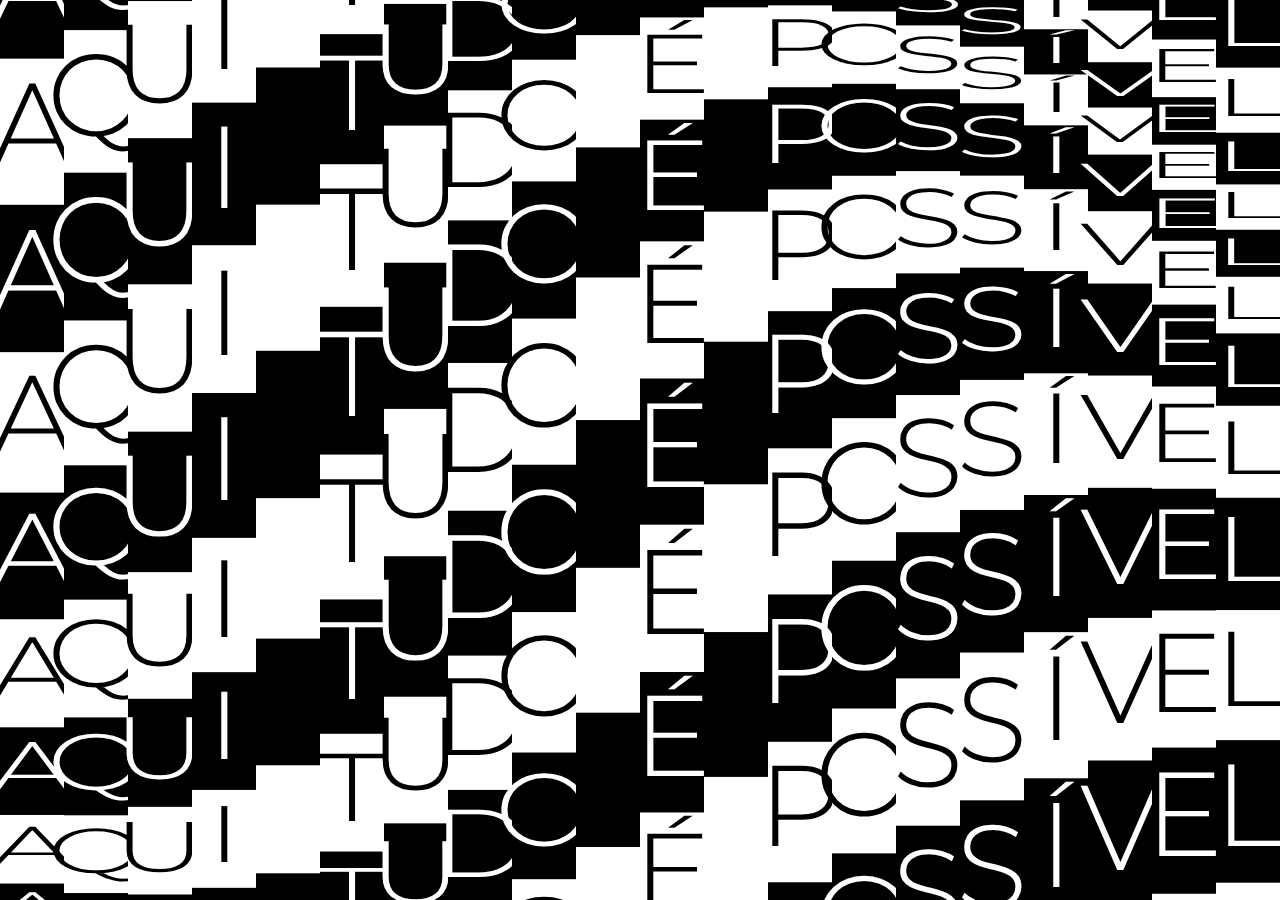
<file: kinetic_typography.html>
<!DOCTYPE html>
<html lang="pt-br">

<head>
    <meta charset="UTF-8">
    <title>Landy's Portfolio - Extra Squash</title>
    <link href="https://fonts.googleapis.com/css2?family=Montserrat:wght@300&display=swap" rel="stylesheet">
    <style>
        body {
            margin: 0;
            overflow: hidden;
            background: #000;
        }

        canvas {
            display: block;
            width: 100vw;
            height: 100vh;
        }
    </style>
</head>

<body>
    <canvas id="kinetic-canvas"></canvas>

    <script>
        const canvas = document.getElementById('kinetic-canvas');
        const ctx = canvas.getContext('2d');

        // Frase exata para preencher a tela sem sobras
        const phrase = "AQUI TUDO É POSSÍVEL";

        // --- 🔧 CONFIGURAÇÕES ---
        const targetRows = 7;

        const waveSpeed = 0.002;
        const waveFreqY = 0.4;
        const waveFreqX = 0.2;

        let w, h, baseRowHeight, colWidth;

        function resize() {
            w = canvas.width = window.innerWidth * devicePixelRatio;
            h = canvas.height = window.innerHeight * devicePixelRatio;
            ctx.scale(devicePixelRatio, devicePixelRatio);

            baseRowHeight = window.innerHeight / targetRows;

            // Largura exata da coluna
            colWidth = window.innerWidth / phrase.length;
        }

        function draw(time) {
            ctx.fillStyle = "#000";
            ctx.fillRect(0, 0, window.innerWidth, window.innerHeight);

            const numCols = phrase.length;

            const startRow = -6;
            const endRow = targetRows + 6;

            for (let j = 0; j < numCols; j++) {
                const x = j * colWidth;

                let totalColHeight = 0;
                let rowHeights = [];

                for (let i = startRow; i < endRow; i++) {
                    const phase = (time * waveSpeed) - (i * waveFreqY) + (j * waveFreqX);
                    const rawWave = Math.sin(phase);

                    // --- AJUSTE DE ACHATAMENTO (MAIS FORTE) ---
                    // Antes: 0.65 + (0.45 * rawWave)
                    // Agora: 0.45 + (0.65 * rawWave)
                    // Isso permite que o fator desça muito mais (até 0.45), ficando bem amassado.
                    // E suba até 1.1 (esticado), mantendo a dinâmica.
                    // Ajustei a base para 0.75 para manter a legibilidade média.

                    // Varia de 0.35 (Muito Achatado) a 1.15 (Esticado)
                    const squashFactor = 0.75 + (0.40 * rawWave);

                    const h = baseRowHeight * squashFactor;

                    rowHeights.push(h);
                    totalColHeight += h;
                }

                let currentY = (window.innerHeight - totalColHeight) / 2;

                let heightIndex = 0;
                for (let i = startRow; i < endRow; i++) {
                    const h = rowHeights[heightIndex];
                    heightIndex++;

                    const isBlackRow = i % 2 === 0;

                    // BLOCOS
                    ctx.fillStyle = isBlackRow ? "#000" : "#fff";
                    ctx.fillRect(x, currentY, colWidth + 1, h + 1);

                    // TEXTO
                    ctx.fillStyle = isBlackRow ? "#fff" : "#000";

                    ctx.save();
                    ctx.translate(x + colWidth / 2, currentY + h / 2);

                    const fontSize = baseRowHeight * 0.96;

                    ctx.font = `300 ${fontSize}px Montserrat`;

                    ctx.textAlign = "center";
                    ctx.textBaseline = "middle";

                    const charIndex = Math.abs(i + j) % phrase.length;
                    const char = phrase[j % phrase.length];

                    const currentSquash = h / baseRowHeight;

                    ctx.scale(0.95, 0.85 * currentSquash);

                    if (char) {
                        ctx.fillText(char, 0, 0);
                    }

                    ctx.restore();

                    currentY += h;
                }
            }
            requestAnimationFrame(draw);
        }

        window.addEventListener('resize', resize);
        document.fonts.ready.then(() => {
            resize();
            requestAnimationFrame(draw);
        });
    </script>
</body>

</html>
</file>
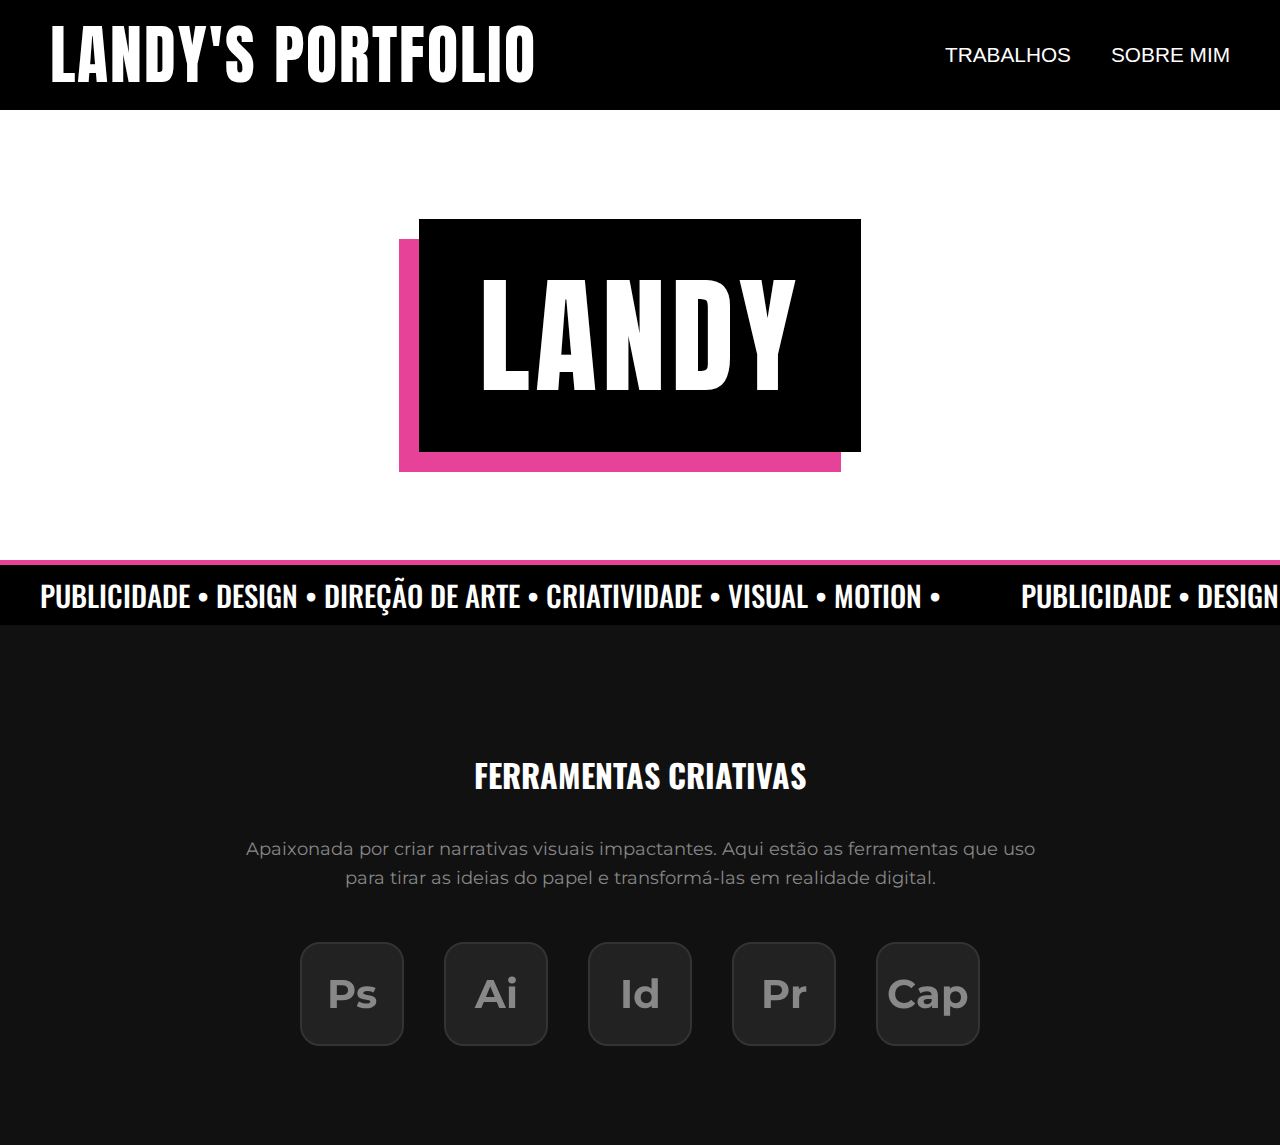
<file: sobre.html>
<!DOCTYPE html>
<html lang="pt-br">

<head>
    <meta charset="UTF-8">
    <meta name="viewport" content="width=device-width, initial-scale=1.0">
    <title>Sobre Mim - Landy's Portfolio</title>

    <!-- ================================================================= -->
    <!-- FONTS IMPORT (GOOGLE FONTS)                                       -->
    <!-- ================================================================= -->
    <link rel="preconnect" href="https://fonts.googleapis.com">
    <link rel="preconnect" href="https://fonts.gstatic.com" crossorigin>
    <link
        href="https://fonts.googleapis.com/css2?family=Anton&family=Oswald:wght@300;400;500;700&family=Montserrat:wght@300;400&display=swap"
        rel="stylesheet">

    <style>
        /* ================================================================= */
        /* CSS: GLOBAL STYLES                                                */
        /* ================================================================= */
        body {
            margin: 0;
            background: #fff;
            overflow-x: hidden;
            font-family: Arial, sans-serif;
            cursor: none;
            color: #000;
            display: flex;
            flex-direction: column;
            min-height: 100vh;
        }

        /* ================================================================= */
        /* CSS: CUSTOM CURSOR                                                */
        /* ================================================================= */
        .cursor {
            position: fixed;
            top: 0;
            left: 0;
            width: 20px;
            height: 20px;
            background-color: #000;
            border-radius: 50%;
            pointer-events: none;
            z-index: 9999;
            transform: translate(-50%, -50%);
            transition: width 0.3s, height 0.3s, background-color 0.3s, border 0.3s;
            mix-blend-mode: normal;
        }

        /* INVERT CURSOR COLOR ON DARK BACKGROUNDS */
        .cursor.inverse {
            background-color: #fff;
            border-color: #fff;
        }

        .cursor.grow {
            width: 60px;
            height: 60px;
            background-color: transparent;
            border: 2px solid #000;
            opacity: 1;
        }

        .cursor.inverse.grow {
            border-color: #fff;
        }

        /* ================================================================= */
        /* CSS: HEADER & NAVIGATION                                          */
        /* ================================================================= */
        header {
            position: fixed;
            top: 0;
            left: 0;
            width: 100%;
            height: 110px;
            background: #000;
            color: #fff;
            padding: 0 50px;
            display: flex;
            justify-content: space-between;
            align-items: center;
            z-index: 3000;
            box-sizing: border-box;
        }

        .logo {
            font-family: 'Anton', sans-serif;
            font-size: 4rem;
            letter-spacing: 2px;
            text-transform: uppercase;
            text-decoration: none;
            color: #fff;
            transition: color 0.2s ease;
            cursor: none;
            line-height: 1;
        }

        .logo:hover {
            color: #E64398;
        }

        nav {
            display: flex;
            gap: 40px;
        }

        nav a {
            color: #fff;
            text-decoration: none;
            font-family: Arial, sans-serif;
            font-size: 1.3rem;
            text-transform: uppercase;
            transition: color 0.2s ease;
            cursor: none;
        }

        nav a:hover {
            color: #E64398;
        }

        /* ================================================================= */
        /* CSS: TOP SECTION (WHITE BG)                                       */
        /* ================================================================= */
        .top-section {
            background-color: #fff;
            flex: 1;
            display: flex;
            justify-content: center;
            align-items: center;
            padding-top: 110px;
            /* Header Offset */
            min-height: 50vh;
            position: relative;
        }

        /* 3D FLOATING NAME BOX */
        .landy-box {
            background: #000;
            color: #fff;
            padding: 20px 60px;
            font-family: 'Anton', sans-serif;
            font-size: 8rem;
            letter-spacing: 5px;
            box-shadow: -20px 20px 0 0 #E64398;
            /* Brutalist Pink Shadow */
            transition: transform 0.3s ease, box-shadow 0.3s ease;
            user-select: none;
        }

        .landy-box:hover {
            transform: translate(5px, -5px);
            box-shadow: -25px 25px 0 0 #E64398;
        }

        /* ================================================================= */
        /* CSS: DIVIDER MARQUEE (INFINITE SCROLL)                            */
        /* ================================================================= */
        .divider-marquee {
            background-color: #000;
            color: #fff;
            height: 60px;
            display: flex;
            align-items: center;
            overflow: hidden;
            white-space: nowrap;
            border-top: 5px solid #E64398;
        }

        .marquee-track {
            display: flex;
            animation: scroll-text 20s linear infinite;
        }

        .marquee-item {
            font-family: 'Oswald', sans-serif;
            font-size: 1.8rem;
            font-weight: 500;
            text-transform: uppercase;
            padding: 0 40px;
        }

        @keyframes scroll-text {
            0% {
                transform: translateX(0);
            }

            100% {
                transform: translateX(-100%);
            }
        }

        /* ================================================================= */
        /* CSS: BOTTOM SECTION (BLACK BG / SOFTWARE)                         */
        /* ================================================================= */
        .bottom-section {
            background-color: #111;
            padding: 80px 50px;
            display: flex;
            flex-direction: column;
            align-items: center;
            justify-content: center;
            min-height: 40vh;
        }

        .software-grid {
            display: flex;
            gap: 40px;
            flex-wrap: wrap;
            justify-content: center;
        }

        .software-icon {
            width: 100px;
            height: 100px;
            background: #222;
            border-radius: 20px;
            display: flex;
            justify-content: center;
            align-items: center;
            font-family: 'Montserrat', sans-serif;
            font-weight: 700;
            font-size: 2.5rem;
            color: #888;
            filter: grayscale(100%);
            transition: all 0.3s cubic-bezier(0.175, 0.885, 0.32, 1.275);
            border: 2px solid #333;
        }

        /* ICON HOVER COLORS */
        .software-icon[data-soft="Ps"]:hover {
            color: #31A8FF;
            border-color: #31A8FF;
            filter: grayscale(0%);
            transform: translateY(-15px);
            box-shadow: 0 10px 20px rgba(49, 168, 255, 0.2);
        }

        .software-icon[data-soft="Ai"]:hover {
            color: #FF9A00;
            border-color: #FF9A00;
            filter: grayscale(0%);
            transform: translateY(-15px);
            box-shadow: 0 10px 20px rgba(255, 154, 0, 0.2);
        }

        .software-icon[data-soft="Id"]:hover {
            color: #FF3366;
            border-color: #FF3366;
            filter: grayscale(0%);
            transform: translateY(-15px);
            box-shadow: 0 10px 20px rgba(255, 51, 102, 0.2);
        }

        .software-icon[data-soft="Pr"]:hover {
            color: #9933FF;
            border-color: #9933FF;
            filter: grayscale(0%);
            transform: translateY(-15px);
            box-shadow: 0 10px 20px rgba(153, 51, 255, 0.2);
        }

        .software-icon[data-soft="Cap"]:hover {
            color: #000;
            background-color: #fff;
            border-color: #fff;
            filter: grayscale(0%);
            transform: translateY(-15px);
            box-shadow: 0 10px 20px rgba(255, 255, 255, 0.2);
        }

        .bio-text {
            color: #888;
            font-family: 'Montserrat', sans-serif;
            max-width: 800px;
            text-align: center;
            margin-bottom: 50px;
            line-height: 1.6;
            font-size: 1.1rem;
        }

        .bio-title {
            color: #fff;
            font-family: 'Oswald', sans-serif;
            font-size: 2rem;
            margin-bottom: 20px;
            text-transform: uppercase;
        }

        /* ================================================================= */
        /* CSS: RESPONSIVE MEDIA QUERIES                                     */
        /* ================================================================= */
        @media (max-width: 900px) {
            header {
                height: 80px;
                padding: 0 20px;
            }

            .logo {
                font-size: 2.5rem;
            }

            .landy-box {
                font-size: 5rem;
                padding: 15px 40px;
            }

            .software-icon {
                width: 80px;
                height: 80px;
                font-size: 2rem;
            }

            .top-section {
                padding-top: 80px;
            }
        }

        @media (max-width: 600px) {
            .cursor {
                display: none;
            }

            body,
            .logo,
            nav a {
                cursor: auto;
            }

            .landy-box {
                font-size: 3.5rem;
                padding: 10px 25px;
                box-shadow: -10px 10px 0 0 #E64398;
            }

            .software-grid {
                gap: 20px;
            }

            .software-icon {
                width: 60px;
                height: 60px;
                font-size: 1.5rem;
            }

            .bio-text {
                font-size: 0.9rem;
                padding: 0 20px;
            }
        }
    </style>
</head>

<body>
    <!-- CUSTOM CURSOR -->
    <div class="cursor"></div>

    <!-- ================================================================= -->
    <!-- HEADER START                                                      -->
    <!-- ================================================================= -->
    <header>
        <a href="index.html" class="logo hover-target">LANDY'S PORTFOLIO</a>
        <nav>
            <a href="index.html#portfolio" class="hover-target">TRABALHOS</a>
            <a href="sobre.html" class="hover-target">SOBRE MIM</a>
        </nav>
    </header>

    <!-- ================================================================= -->
    <!-- TOP SECTION (NAME REVEAL)                                         -->
    <!-- ================================================================= -->
    <section class="top-section">
        <div class="landy-box hover-target">LANDY</div>
    </section>

    <!-- ================================================================= -->
    <!-- MARQUEE DIVIDER                                                   -->
    <!-- ================================================================= -->
    <div class="divider-marquee">
        <div class="marquee-track">
            <span class="marquee-item">PUBLICIDADE • DESIGN • DIREÇÃO DE ARTE • CRIATIVIDADE • VISUAL • MOTION •</span>
            <span class="marquee-item">PUBLICIDADE • DESIGN • DIREÇÃO DE ARTE • CRIATIVIDADE • VISUAL • MOTION •</span>
            <span class="marquee-item">PUBLICIDADE • DESIGN • DIREÇÃO DE ARTE • CRIATIVIDADE • VISUAL • MOTION •</span>
            <span class="marquee-item">PUBLICIDADE • DESIGN • DIREÇÃO DE ARTE • CRIATIVIDADE • VISUAL • MOTION •</span>
            <span class="marquee-item">PUBLICIDADE • DESIGN • DIREÇÃO DE ARTE • CRIATIVIDADE • VISUAL • MOTION •</span>
        </div>
    </div>

    <!-- ================================================================= -->
    <!-- BOTTOM SECTION (SOFTWARE SKILLS)                                  -->
    <!-- ================================================================= -->
    <section class="bottom-section dark-bg">
        <h2 class="bio-title">Ferramentas Criativas</h2>
        <p class="bio-text">
            Apaixonada por criar narrativas visuais impactantes. Aqui estão as ferramentas que uso para tirar as ideias
            do papel e transformá-las em realidade digital.
        </p>

        <div class="software-grid">
            <div class="software-icon hover-target" data-soft="Ps">Ps</div>
            <div class="software-icon hover-target" data-soft="Ai">Ai</div>
            <div class="software-icon hover-target" data-soft="Id">Id</div>
            <div class="software-icon hover-target" data-soft="Pr">Pr</div>
            <div class="software-icon hover-target" data-soft="Cap">Cap</div>
        </div>
    </section>

    <!-- ================================================================= -->
    <!-- JAVASCRIPT: CURSOR LOGIC                                          -->
    <!-- ================================================================= -->
    <script>
        const cursor = document.querySelector(".cursor");
        const hoverTargets = document.querySelectorAll(".hover-target, a, .landy-box, .software-icon");
        const bottomSection = document.querySelector('.bottom-section');

        // Cursor Movement
        document.addEventListener("mousemove", (e) => {
            cursor.style.left = e.clientX + "px";
            cursor.style.top = e.clientY + "px";
        });

        // Invert Cursor Color on Scroll over Black Section
        document.addEventListener('scroll', () => {
            const rect = bottomSection.getBoundingClientRect();
            if (rect.top <= window.innerHeight / 2) {
                cursor.classList.add('inverse');
            } else {
                cursor.classList.remove('inverse');
            }
        });

        // Hover Grow Effect
        hoverTargets.forEach((target) => {
            target.addEventListener("mouseenter", () => cursor.classList.add("grow"));
            target.addEventListener("mouseleave", () => cursor.classList.remove("grow"));
        });
    </script>
</body>

</html>
</file>
